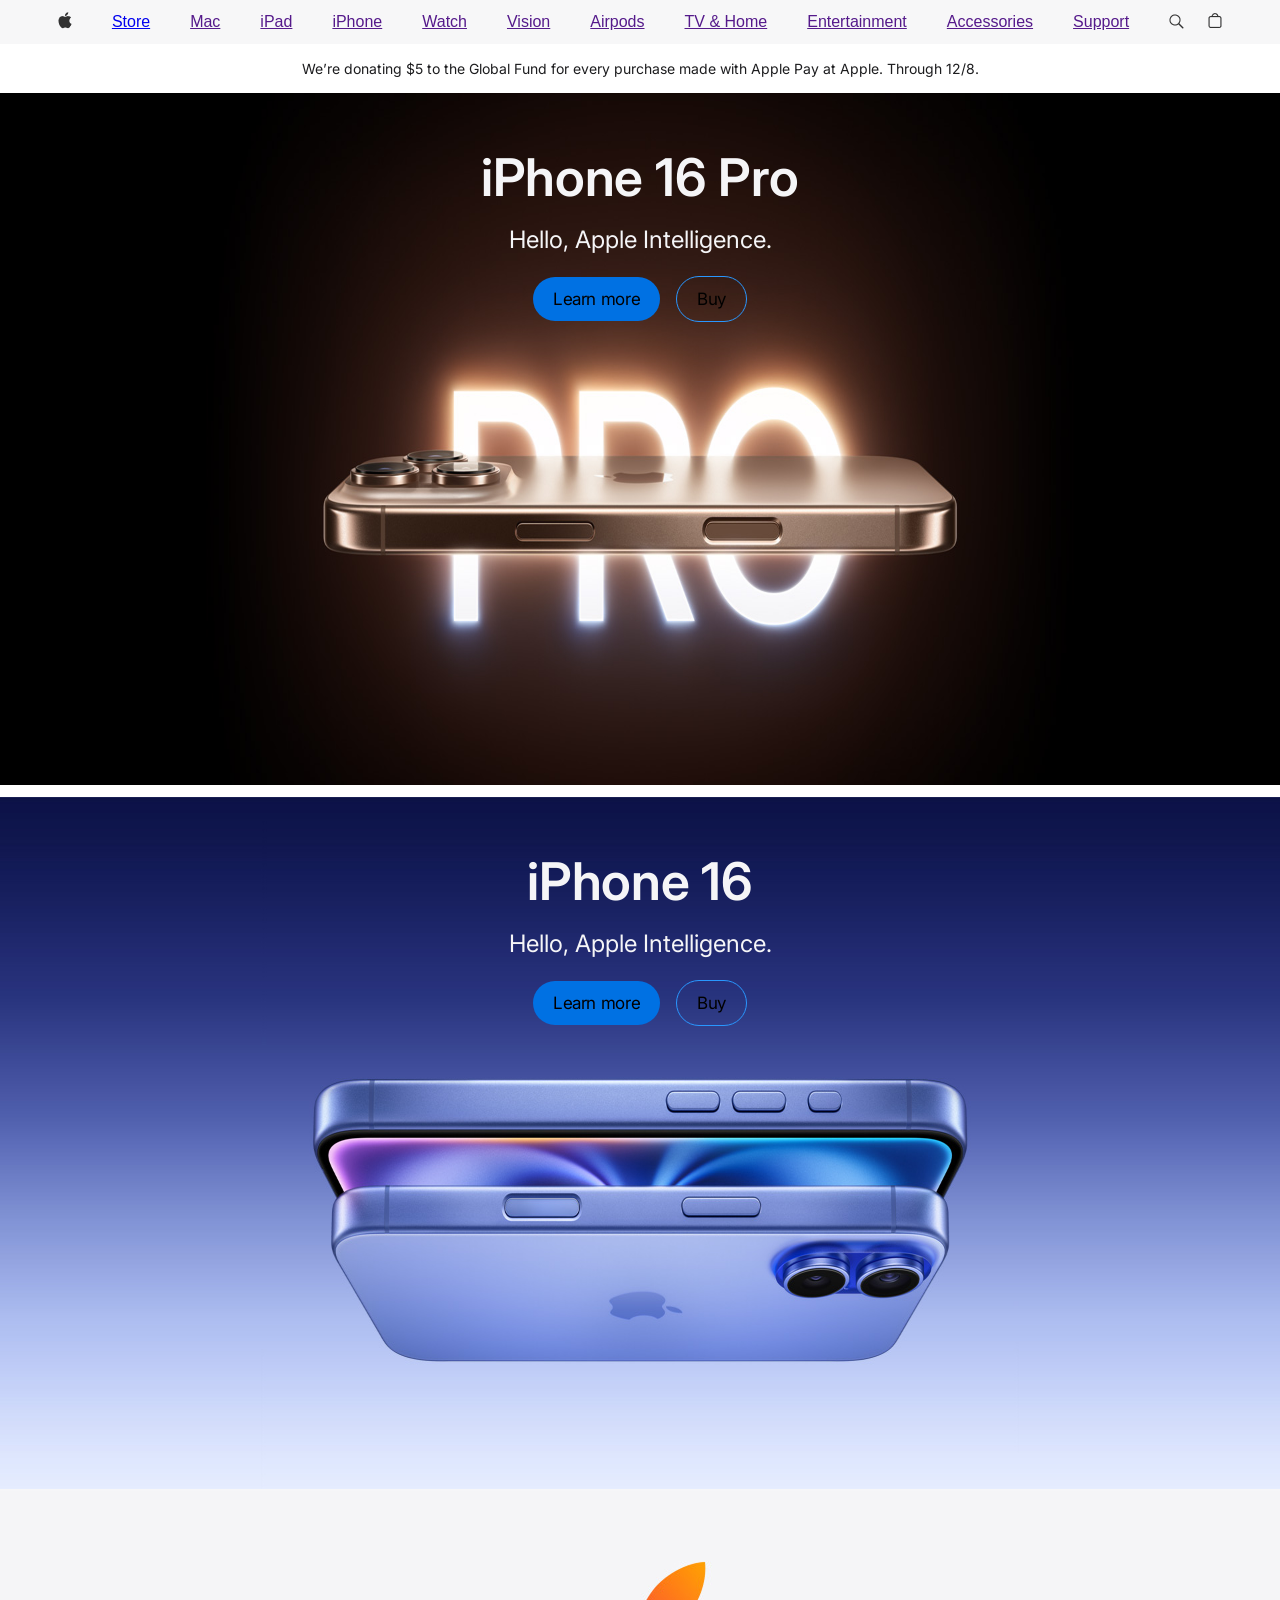
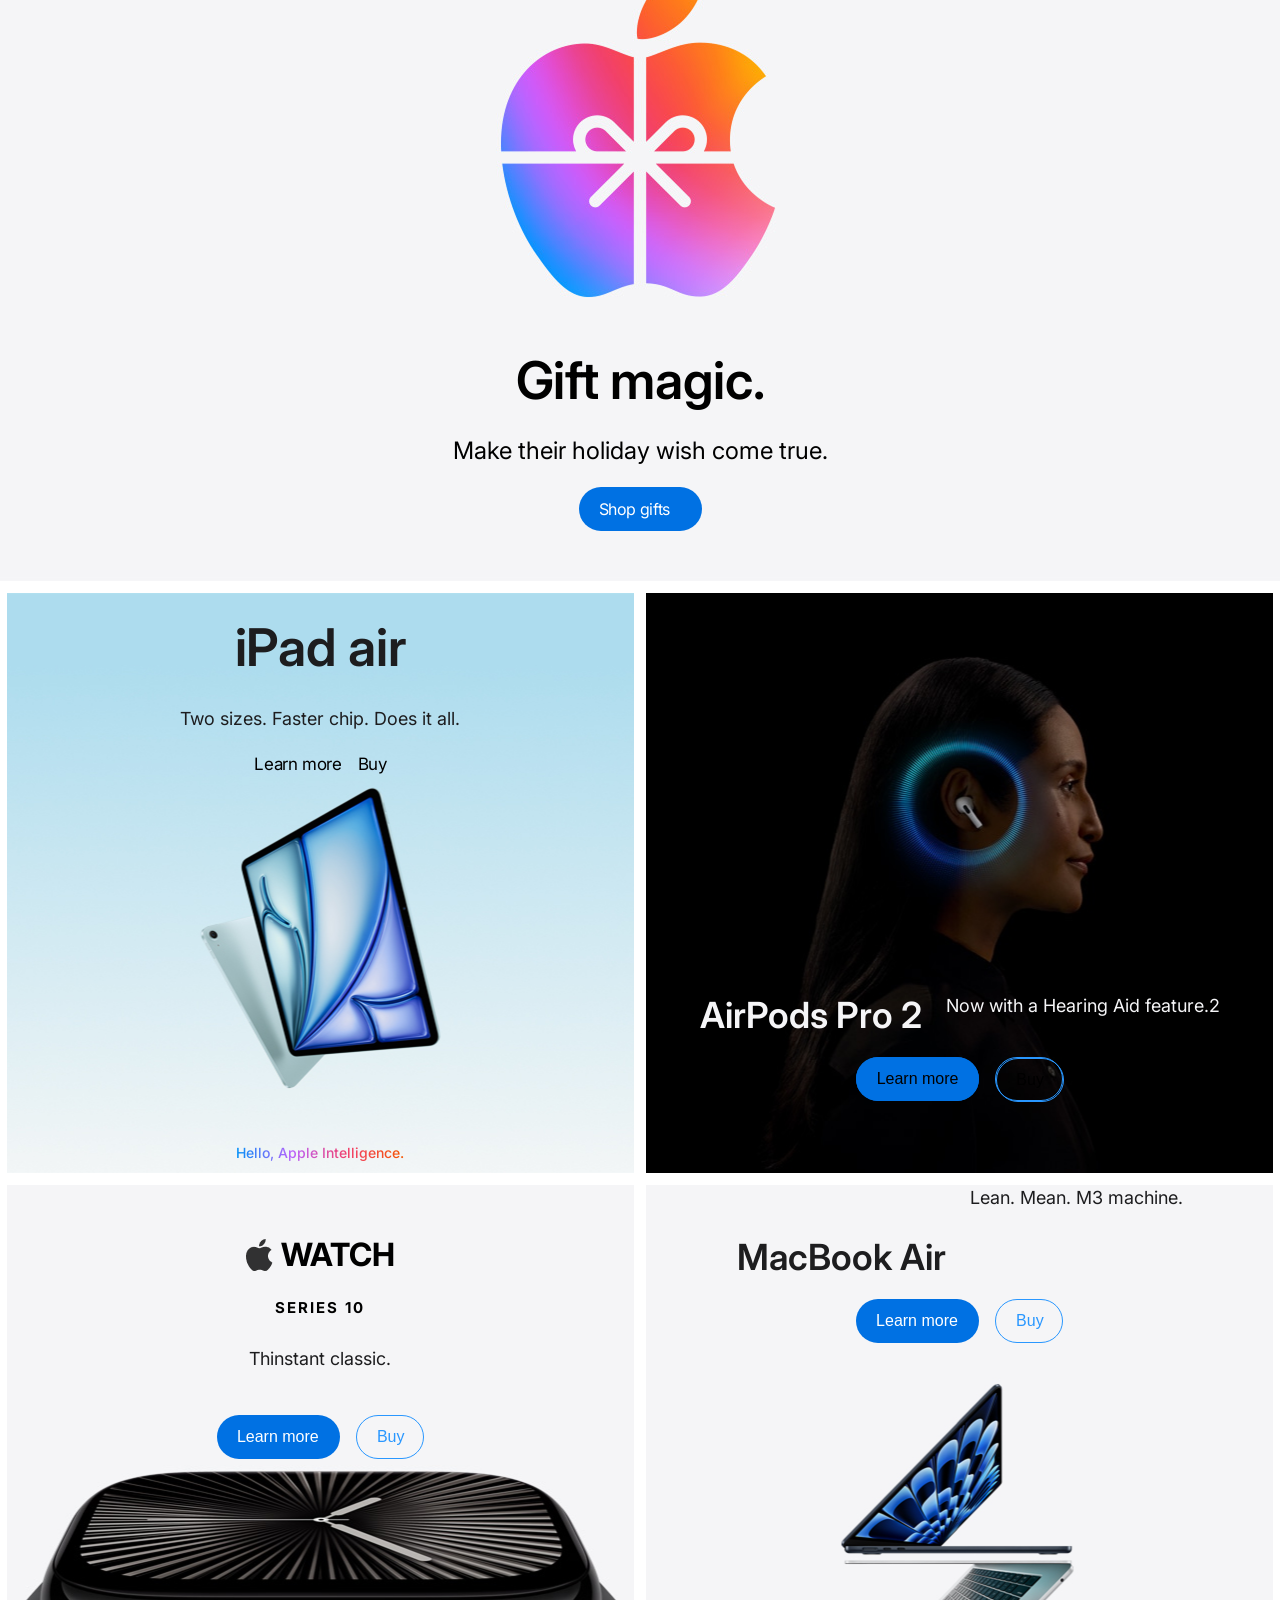
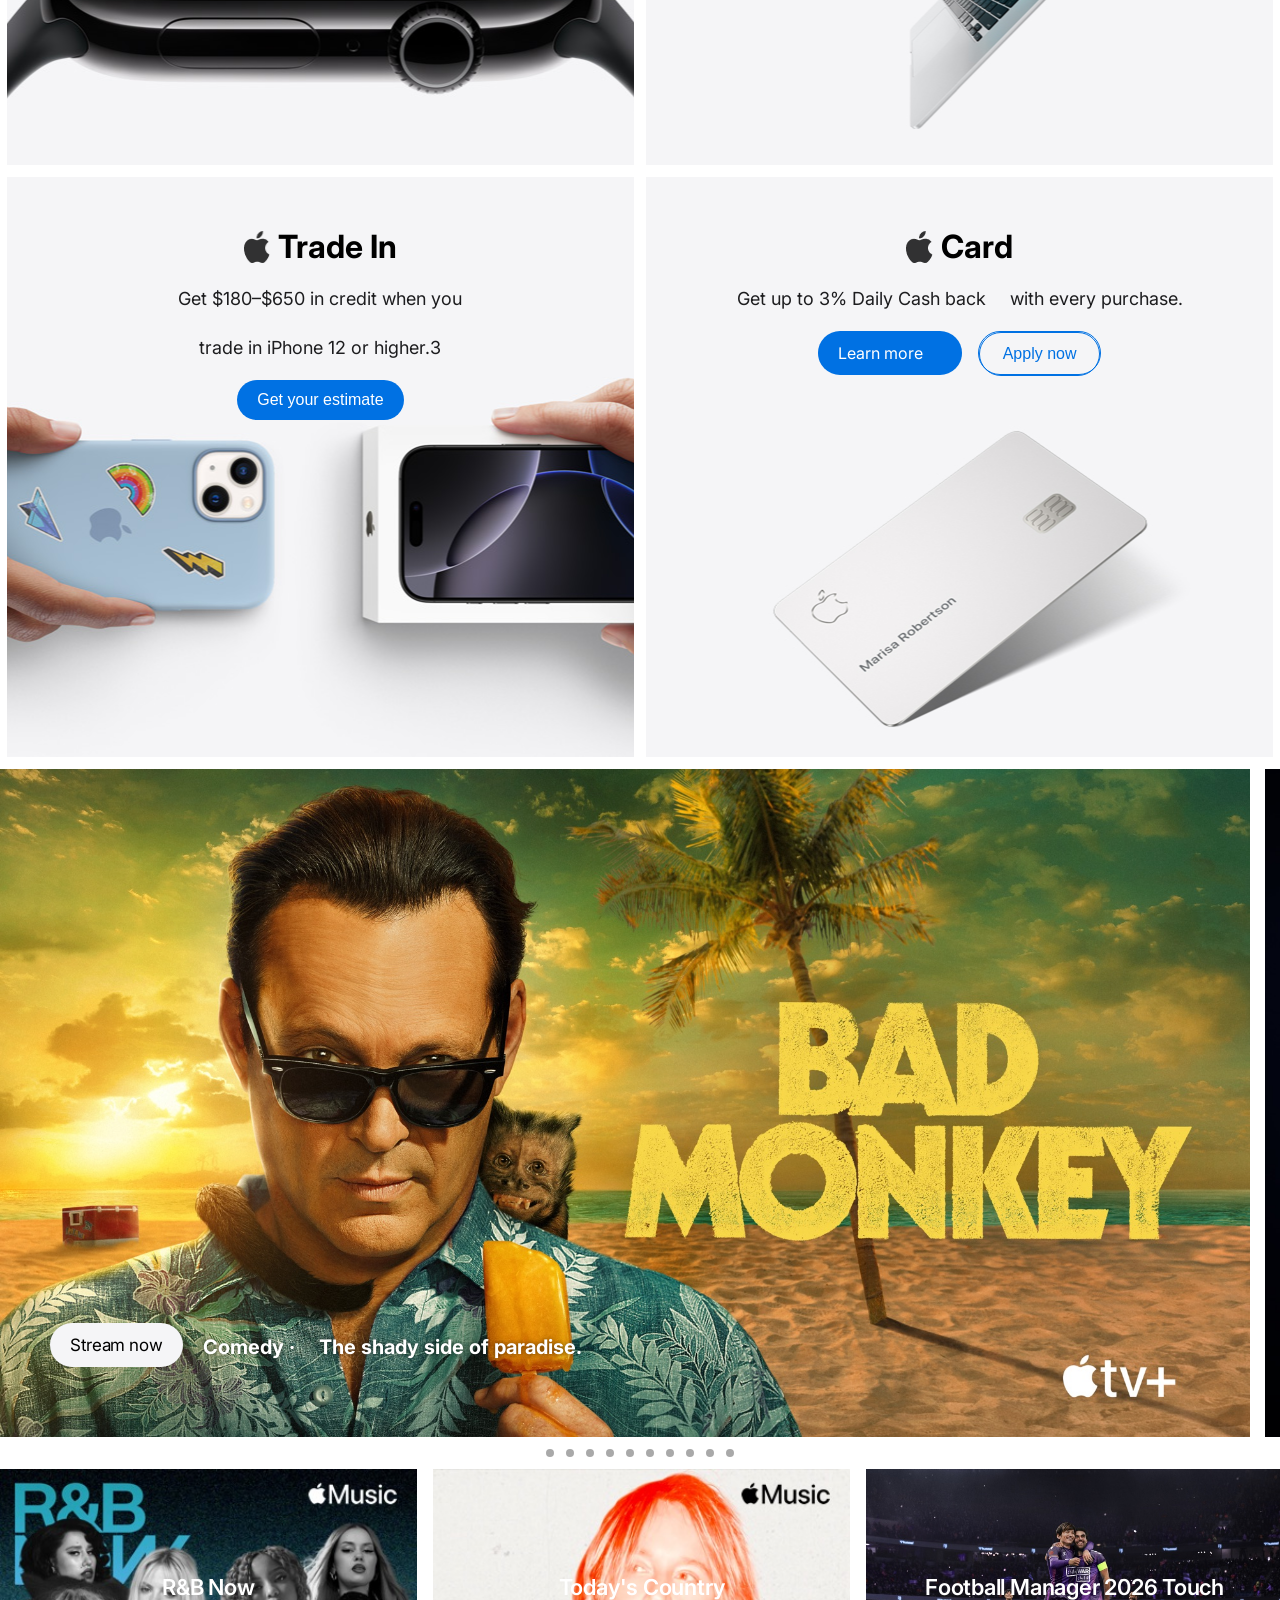
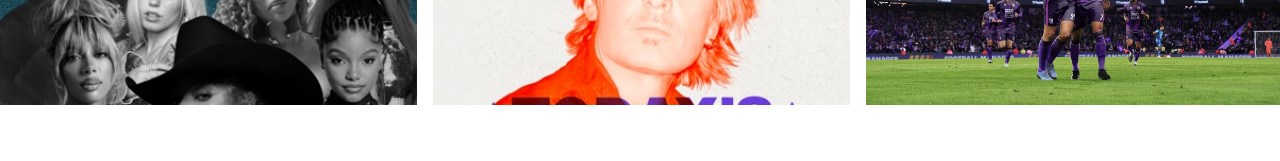
<file: index.html>
<!doctype html>
<html lang="en">
  <head>
    <link rel="preconnect" href="https://fonts.googleapis.com" />
    <link rel="preconnect" href="https://fonts.gstatic.com" crossorigin />
    <link
      href="https://fonts.googleapis.com/css2?family=Inter:ital,opsz,wght@0,14..32,100..900;1,14..32,100..900&display=swap"
      rel="stylesheet"
    />
    <meta charset="UTF-8" />
    <meta name="viewport" content="width=device-width, initial-scale=1.0" />
    <link rel="stylesheet" href="style.css" />
    <title>Document</title>
  </head>
  <body>
    <div class="nav_bar">
      <img src="apple_icon.png" class="apple_icon" />
      <a href="store.html">Store</a>
      <a href="">Mac</a>
      <a href="">iPad</a>
      <a href="">iPhone</a>
      <a href="">Watch</a>
      <a href="">Vision</a>
      <a href="">Airpods</a>
      <a href="">TV & Home</a>
      <a href="">Entertainment</a>
      <a href="">Accessories</a>
      <a href="">Support</a>
      <div>
        <img src="search_icon.png" class="search_icon" />
        <img src="bag_icon.png" class="bag_icon" />
        <img src="SVG (3).png" class="menu_icon" />
      </div>
    </div>
    <div class="we_are_donating">
      <p>
        We’re donating $5 to the Global Fund for every purchase made with
        Apple Pay at Apple. Through 12/8.
      </p>
    </div>
    <div class="iPhone">
      <img src="Figure (15).png" class="figure_img" />
      <img src="Figure (16).png" class="img_88" />
      <div class="info_99">
        <div class="info_1">
          <p class="pro_16">iPhone 16 Pro</p>
          <p class="hello">Hello, Apple Intelligence.</p>
        </div>
        <div class="button">
          <div class="button_1">
            <p>Learn more</p>
          </div>
          <div class="button_2">
            <p>Buy</p>
          </div>
        </div>
      </div>
    </div>
    <div class="iPhone_2">
      <img src="Figure (2).png" class="figure_img" />
      <img src="Figure (17).png" class="img_88" />
      <div class="info_99">
        <div class="info_1">
          <p class="pro_16">iPhone 16</p>
          <p class="hello">Hello, Apple Intelligence.</p>
        </div>
        <div class="button">
          <div class="button_1">
            <p>Learn more</p>
          </div>
          <div class="button_2">
            <p>Buy</p>
          </div>
        </div>
      </div>
    </div>
    <!-- <div class="iPhone_1">
      <div class="heading">
        <p class="head">iPhone 16 Pro</p>
        <p class="hello">Hello, Apple Intelligence.</p>
      </div>
      <div class="button">
        <div class="button1">
          <p class="button1 learn">Learn more</p>
        </div>
        <div class="button2">
          <p class="button2 buy">Buy</p>
        </div>
      </div>
    </div> -->
    <!-- <div class="iPhone_2">
      <div class="heading2">
        <p class="head2">iPhone 16 Pro</p>
        <p class="hello2">Hello, Apple Intelligence.</p>
      </div>
      <div class="button_2">
        <div class="button1">
          <p class="button1 learn_more">Learn more</p>
        </div>
        <div class="button3">
          <p class="button2 buy_1">Buy</p>
        </div>
      </div>
    </div> -->
    <div class="rainbow_apple">
      <div class="heading3">
        <p class="head3">Gift magic.</p>
        <p class="make">Make their holiday wish come true.</p>
      </div>
      <div class="button4">
        <p class="gift">Shop gifts</p>
      </div>
    </div>
    <div class="section4">
      <div class="box_1">
        <div class="heading">
          <p class="ipad">iPad air</p>
          <p class="hello">Two sizes. Faster chip. Does it all.</p>
        </div>
        <div class="button">
          <div class="button1">
            <p class="button1 learn">Learn more</p>
          </div>
          <div class="button2">
            <p class="button2 buy">Buy</p>
          </div>
        </div>
        <div class="intelligence">
          <p>Hello, Apple Intelligence.</p>
        </div>
      </div>
      <div class="box_2">
        <div class="title">
          <p class="air">AirPods Pro 2</p>
          <p class="now">Now with a Hearing Aid feature.2</p>
        </div>
        <div class="Air_button">
          <div class="air_button_1">
            <p class="air_button_1 learn">Learn more</p>
          </div>
          <div class="air_button_2">
            <p class="air_button_2 buy">Buy</p>
          </div>
        </div>
      </div>
      <div class="box_3">
        <div class="apple">
          <img src="Vector.png" class="icon11" />
          <p>WATCH</p>
        </div>
        <p class="series">SERIES 10</p>
        <p class="thin">Thinstant classic.</p>
        <div class="apple_button">
          <div class="apple_button_1">
            <p>Learn more</p>
          </div>
          <div class="apple_button_2">
            <p>Buy</p>
          </div>
        </div>
      </div>
      <div class="box_4">
        <div class="mac_book">
          <p class="mac">MacBook Air</p>
          <p class="mac1">Lean. Mean. M3 machine.</p>
        </div>
        <div class="mac_button">
          <div class="mac_button_1">
            <p>Learn more</p>
          </div>
          <div class="mac_button_2">
            <p>Buy</p>
          </div>
        </div>
      </div>
      <div class="box_5">
        <div class="apple_trade">
          <img src="Vector (1).png" class="icon22" />
          <p>Trade In</p>
        </div>
        <div class="get_money">
          <p>Get $180–$650 in credit when you</p>
          <p>trade in iPhone 12 or higher.3</p>
        </div>
        <div class="trade_button">
          <p>Get your estimate</p>
        </div>
      </div>
      <div class="box_6">
        <div class="apple_card">
          <img src="Vector (1).png" class="icon33" />
          <p>Card</p>
        </div>
        <div class="get-up">
          <p>Get up to 3% Daily Cash back</p>
          <p>with every purchase.</p>
        </div>
        <div class="card_button">
          <div class="card_button_1">
            <p>Learn more</p>
          </div>
          <div class="card_button_2">
            <p class="card_button_2 apply">Apply now</p>
          </div>
        </div>
      </div>
    </div>
    <div class="scrolls">
      <div class="scroll_item_1" id="item_1">
        <div class="scroll_item_1 info">
          <div class="stream_button">
            <p>Stream now</p>
          </div>
          <div class="film_name">
            <span class="comedy">Comedy ·</span>
            <span class="shady">The shady side of paradise.</span>
          </div>
        </div>
      </div>
      <div class="scroll_item_2" id="item_2">
        <div class="scroll_item_2 info">
          <div class="stream_button_2">
            <p>See the schedule</p>
          </div>
          <div class="film_name">
            <span class="comedy">Live MLB games, every Friday.</span>
          </div>
        </div>
      </div>
      <div class="scroll_item_3" id="item_3">
        <div class="scroll_item_3 info">
          <div class="stream_button">
            <p>Stream now</p>
          </div>
          <div class="film_name">
            <span class="comedy">Action ·</span>
            <span class="shady">Worst. Heist. Ever.</span>
          </div>
        </div>
      </div>
      <div class="scroll_item_4" id="item_4">
        <div class="scroll_item_4 info">
          <div class="stream_button">
            <p>Stream now</p>
          </div>
          <div class="film_name">
            <span class="comedy">Documentary ·</span>
            <span class="shady">All that glitters isn't gold.</span>
          </div>
        </div>
      </div>
      <div class="scroll_item_5" id="item_5">
        <div class="scroll_item_5 info">
          <div class="stream_button">
            <p>Stream now</p>
          </div>
          <div class="film_name">
            <span class="comedy">Thriller ·</span>
            <span class="shady"
              >Natalie Portman and Moses Ingram star in a visionary noir
              thriller.</span
            >
          </div>
        </div>
      </div>
      <div class="scroll_item_6" id="item_6">
        <div class="scroll_item_6 info">
          <div class="stream_button">
            <p>Stream now</p>
          </div>
          <div class="film_name">
            <span class="comedy">Drama ·</span>
            <span class="shady">16 Emmy Nomination Including Best Drama.</span>
          </div>
        </div>
      </div>
      <div class="scroll_item_7" id="item_7">
        <div class="scroll_item_7 info">
          <div class="stream_button">
            <p>Stream now</p>
          </div>
          <div class="film_name">
            <span class="comedy">Drama ·</span>
            <span class="shady">Experience Ridley Scott's extended epic.</span>
          </div>
        </div>
      </div>
      <div class="scroll_item_8" id="item_8">
        <div class="scroll_item_8 info">
          <div class="stream_button">
            <p>Stream now</p>
          </div>
          <div class="film_name">
            <span class="comedy">Drama ·</span>
            <span class="shady">New season.</span>
          </div>
        </div>
      </div>
      <div class="scroll_item_9" id="item_9">
        <div class="scroll_item_9 info">
          <div class="stream_button">
            <p>Stream now</p>
          </div>
          <div class="film_name">
            <span class="comedy">Crime ·</span>
            <span class="shady">Presume nothing.</span>
          </div>
        </div>
      </div>
      <div class="scroll_item_10" id="item_10">
        <div class="scroll_item_10 info">
          <div class="stream_button">
            <p>Stream now</p>
          </div>
          <div class="film_name">
            <span class="comedy"
              >Watch Messi, every club, and every match--live.</span
            >
          </div>
        </div>
      </div>
    </div>
    <div class="items">
      <a href="#item_1" class="item_1_dot"></a>
      <a href="#item_2" class="item_1_dot"></a>
      <a href="#item_3" class="item_1_dot"></a>
      <a href="#item_4" class="item_1_dot"></a>
      <a href="#item_5" class="item_1_dot"></a>
      <a href="#item_6" class="item_1_dot"></a>
      <a href="#item_7" class="item_1_dot"></a>
      <a href="#item_8" class="item_1_dot"></a>
      <a href="#item_9" class="item_1_dot"></a>
      <a href="#item_10" class="item_1_dot"></a>
    </div>

    <div class="slider_infinite">
      <div class="slider">
        <div class="slider_item_1">
          <p class="now">R&B Now</p>
          <div class="hover_button">
            <p>Listen Now</p>
          </div>
        </div>
        <div class="slider_item_2">
          <p>Today's Country</p>
          <div class="hover_button">
            <p>Listen Now</p>
          </div>
        </div>
        <div class="slider_item_3">
          <p>Football Manager 2026 Touch</p>
          <div class="hover_button">
            <p>Listen Now</p>
          </div>
        </div>
        <div class="slider_item_4">
          <p>6 Week's to Restart Your Fitness</p>
          <div class="hover_button">
            <p>Listen Now</p>
          </div>
        </div>
        <div class="slider_item_5">
          <p>NBA 2026 Arcade Edition</p>
          <div class="hover_button">
            <p>Listen Now</p>
          </div>
        </div>
        <div class="slider_item_6">
          <p>Strength with Kyle</p>
          <div class="hover_button">
            <p>Listen Now</p>
          </div>
        </div>
        <div class="slider_item_7">
          <p>Run Your First 5K</p>
          <div class="hover_button">
            <p>Listen Now</p>
          </div>
        </div>
        <div class="slider_item_8">
          <p>Today's Indie Rock</p>
          <div class="hover_button">
            <p>Listen Now</p>
          </div>
        </div>
        <div class="slider_item_9">
          <p>Hello Kitty Island Adventure</p>
          <div class="hover_button">
            <p>Listen Now</p>
          </div>
        </div>
        <div class="slider_item_10">
          <p>Strength with Kylie</p>
          <div class="hover_button">
            <p>Listen Now</p>
          </div>
        </div>
        <div class="slider_item_1">
          <p class="now">R&B Now</p>
          <div class="hover_button">
            <p>Listen Now</p>
          </div>
        </div>
        <div class="slider_item_2">
          <p>Today's Country</p>
          <div class="hover_button">
            <p>Listen Now</p>
          </div>
        </div>
        <div class="slider_item_3">
          <p>Football Manager 2026 Touch</p>
          <div class="hover_button">
            <p>Listen Now</p>
          </div>
        </div>
        <div class="slider_item_4">
          <p>6 Week's to Restart Your Fitness</p>
          <div class="hover_button">
            <p>Listen Now</p>
          </div>
        </div>
        <div class="slider_item_5">
          <p>NBA 2026 Arcade Edition</p>
          <div class="hover_button">
            <p>Listen Now</p>
          </div>
        </div>
        <div class="slider_item_6">
          <p>Strength with Kyle</p>
          <div class="hover_button">
            <p>Listen Now</p>
          </div>
        </div>
        <div class="slider_item_7">
          <p>Run Your First 5K</p>
          <div class="hover_button">
            <p>Listen Now</p>
          </div>
        </div>
        <div class="slider_item_8">
          <p>Today's Indie Rock</p>
          <div class="hover_button">
            <p>Listen Now</p>
          </div>
        </div>
        <div class="slider_item_9">
          <p>Hello Kitty Island Adventure</p>
          <div class="hover_button">
            <p>Listen Now</p>
          </div>
        </div>
        <div class="slider_item_10">
          <p>Strength with Kylie</p>
          <div class="hover_button">
            <p>Listen Now</p>
          </div>
        </div>
      </div>
    </div>
  </body>
</html>
</file>
<file: style.css>
@import url("https://fonts.googleapis.com/css2?family=Inter:ital,opsz,wght@0,14..32,100..900;1,14..32,100..900&display=swap");

* {
  margin: 0;
  padding: 0;
  box-sizing: border-box;
  font-family: sans-serif;
}
.nav_bar {
  width: 100%;
  height: 44px;
  display: flex;
  justify-content: center;
  align-items: center;
  gap: 40px;

  background: rgba(245, 245, 247, 0.8);
}
.apple_icon {
  width: 14px;
  height: 44px;
}
.search_icon {
  width: 15px;
  height: 44px;
}
.bag_icon {
  width: 14px;
  height: 44px;
}
.nav_bar p {
  color: #000;
  font-family: Inter;
  font-size: 12px;
  font-style: normal;
  font-weight: 400;
  line-height: 60px; /* 500% */
  letter-spacing: -0.28px;
}
div {
  display: flex;
  gap: 24px;
}
.we_are_donating {
  padding: 16px;
  display: flex;
  justify-content: center;
  align-items: center;
  text-align: center;
  background: #fff;
}
.we_are_donating p {
  color: #1d1d1f;
  font-family: Inter;
  font-size: 14px;
  font-style: normal;
  font-weight: 400;
}

.iPhone {
  width: 100%;
  height: 692px;
  position: relative;
  display: flex;
  justify-content: center;
  margin-bottom: 12px;
}

.figure_img {
  background-repeat: no-repeat;
  background-size: cover;
  width: 100%;
  height: auto;
}
.info_99 {
  display: flex;
  width: 405px;
  flex-direction: column;
  align-items: center;
  gap: 20px;
  position: absolute;
  color: white;
  margin-top: 55px;
}
.info_1 {
  display: flex;
  flex-direction: column;
  /* align-items: flex-start; */
  gap: 16px;
  align-self: stretch;
}
.pro_16 {
  width: 100%;
  height: fixed;
  display: flex;
  height: 60px;
  flex-direction: column;
  justify-content: center;
  align-self: stretch;
  color: #f5f5f7;
  text-align: center;
  font-family: Inter;
  font-size: 52px;
  font-style: normal;
  font-weight: 600;
  line-height: 60px; /* 115.385% */
  letter-spacing: -0.28px;
}
.hello {
  display: flex;
  height: 32px;
  flex-direction: column;
  justify-content: center;
  align-self: stretch;
  color: #f5f5f7;
  text-align: center;
  font-family: Inter;
  font-size: 24px;
  font-style: normal;
  font-weight: 400;
  line-height: 32px; /* 133.333% */
}
.button {
  display: flex;
  align-items: center;
  gap: 16px;
  align-self: center;
}
.button_1 {
  display: flex;
  padding: 12px 20px;
  justify-content: center;
  align-items: center;
  gap: 10px;
  border-radius: 999px;
  background: #0071e3;
}
.button_2 {
  display: flex;
  padding: 12px 20px;
  justify-content: center;
  align-items: center;
  gap: 10px;
  border-radius: 999px;
  border: 1px solid #2997ff;
}

.iPhone_2 {
  width: 100%;
  height: 692px;
  position: relative;
  display: flex;
  justify-content: center;
}
.rainbow_apple {
  background: url("Figure (3).png");
  background-size: cover;
  background-repeat: no-repeat;
  background-position: center;
  width: 100%;
  height: 692px;
  display: flex;
  flex-direction: column;
  align-items: center;
  justify-content: end;
  /* padding: 81px 0 439px 0; */
  gap: 20px;
  padding-bottom: 50px;
  margin-bottom: 12px;
}
.heading3 {
  display: flex;
  width: 405px;
  flex-direction: column;
  align-items: center;
}
.button4 {
  width: 123px;
  height: 44px;
  border-radius: 999px;
  background: #0071e3;
}
.head3 {
  color: #000;
  text-align: center;
  font-family: Inter;
  font-size: 52px;
  font-style: normal;
  font-weight: 600;
  line-height: 60px; /* 115.385% */
  letter-spacing: -0.28px;
}
.make {
  color: #000;
  text-align: center;
  font-family: Inter;
  font-size: 24px;
  font-style: normal;
  font-weight: 400;
  line-height: 32px; /* 133.333% */
}
.shop_button {
}
.gift {
  color: #fff;
  text-align: center;
  font-family: Inter;
  font-size: 16px;
  font-style: normal;
  font-weight: 400;
  line-height: 20px; /* 125% */
  letter-spacing: -0.374px;
  display: flex;
  justify-content: center;
  align-items: center;
  padding: 12px 20px;
  gap: 10px;
}
.section4 {
  width: 100%;
  height: auto;
  display: flex;
  align-items: flex-start;
  align-content: flex-start;
  gap: 12px;
  align-self: stretch;
  flex-wrap: wrap;
  justify-content: center;
  margin-bottom: 12px;
}
.box_1 {
  background-image: url("Figure (4).png");
  background-size: cover;
  background-repeat: no-repeat;
  background-position: center;
  width: 49%;
  height: 580px;
  display: flex;
  flex-direction: column;
  align-items: center;
  gap: 20px;
}
.section4 .heading {
  display: flex;
  flex-direction: column;
  align-items: center;
  margin-top: 25px;
}
.heading .ipad {
  color: #1d1d1f;
  font-family: Inter;
  font-size: 52px;
  font-style: normal;
  font-weight: 600;
  line-height: 60px; /* 115.385% */
  letter-spacing: -0.28px;
}
.box_1 .hello {
  color: #1d1d1f;
  text-align: center;
  font-family: Inter;
  font-size: 18px;
  font-style: normal;
  font-weight: 400;
  line-height: 25px; /* 138.889% */
  width: 322px;
}
.intelligence {
}
.intelligence p {
  text-align: center;
  font-family: Inter;
  font-size: 14px;
  font-style: normal;
  font-weight: 500;
  line-height: 18px; /* 128.571% */
  background: linear-gradient(
    90deg,
    #0090f7 0%,
    #ba62fc 33.33%,
    #f2416b 66.67%,
    #f55600 100%
  );
  background-clip: text;
  -webkit-background-clip: text;
  -webkit-text-fill-color: transparent;
  margin-top: 350px;
}
.box_2 {
  background-image: url("Figure (5).png");
  background-size: cover;
  background-repeat: no-repeat;
  background-position: center;
  width: 49%;
  height: 580px;
  display: flex;
  flex-direction: column;
  align-items: center;
  gap: 20px;
}
.title {
  margin-top: 400px;
}
.air {
  color: #f5f5f7;
  text-align: center;
  font-family: Inter;
  font-size: 36px;
  font-style: normal;
  font-weight: 600;
  line-height: 44px; /* 122.222% */
}
.now {
  color: #f5f5f7;
  text-align: center;
  font-family: Inter;
  font-size: 18px;
  font-style: normal;
  font-weight: 400;
  line-height: 25px; /* 138.889% */
}
.Air_button {
  display: flex;
  align-items: center;
  gap: 16px;
}
.air_button_1 {
  width: 123px;
  height: 44px;
  border-radius: 999px;
  background: #0071e3;
}
.air_button_2 {
  width: 68px;
  height: 44px;
  border-radius: 999px;
  border: 1px solid #2997ff;
}
.Air_button p {
  display: flex;
  justify-content: center;
  align-items: center;
  padding: 12px 20px;
  gap: 10px;
}

.box_3 {
  background-image: url("Figure (6).png");
  background-size: cover;
  background-repeat: no-repeat;
  background-position: center;
  width: 49%;
  height: 580px;
  display: flex;
  flex-direction: column;
  align-items: center;
}
.apple {
  display: flex;
  justify-content: center;
  align-items: center;
  gap: 8px;
  margin-top: 50px;
}
.icon11 {
  width: 26.353px;
  height: 32px;
}
.apple p {
  color: #000;
  text-align: center;
  font-family: Inter;
  font-size: 32px;
  font-style: normal;
  font-weight: 700;
  line-height: normal;
}
.series {
  color: #000;
  text-align: center;
  font-family: Inter;
  font-size: 15px;
  font-style: normal;
  font-weight: 700;
  line-height: normal;
  letter-spacing: 2px;
}
.thin {
  color: #1d1d1f;
  text-align: center;
  font-family: Inter;
  font-size: 18px;
  font-style: normal;
  font-weight: 400;
  line-height: 25px; /* 138.889% */
  margin-top: 5px;
}
.apple_button {
  display: flex;
  align-items: center;
  gap: 16px;
  margin-top: 20px;
}
.apple_button_1 {
  width: 123px;
  height: 44px;
  border-radius: 999px;
  background: #0071e3;
}
.apple_button_2 {
  width: 68px;
  height: 44px;
  border-radius: 999px;
  border: 1px solid #2997ff;
}
.apple_button_1 p {
  color: white;
}
.apple_button_2 p {
  color: #2997ff;
}
.apple_button p {
  display: flex;
  justify-content: center;
  align-items: center;
  padding: 12px 20px;
  gap: 10px;
}

.box_4 {
  background-image: url("Figure (7).png");
  background-size: cover;
  background-repeat: no-repeat;
  background-position: center;
  width: 49%;
  height: 580px;
  display: flex;
  flex-direction: column;
  align-items: center;

  gap: 20px;
}
.mac {
  color: #1d1d1f;
  text-align: center;
  font-family: Inter;
  font-size: 36px;
  font-style: normal;
  font-weight: 600;
  line-height: 44px; /* 122.222% */
  margin-top: 50px;
}
.mac1 {
  color: #1d1d1f;
  text-align: center;
  font-family: Inter;
  font-size: 18px;
  font-style: normal;
  font-weight: 400;
  line-height: 25px; /* 138.889% */
}
.mac_button {
  display: flex;
  align-items: center;
  gap: 16px;
}
.mac_button_1 {
  width: 123px;
  height: 44px;
  border-radius: 999px;
  background: #0071e3;
}
.mac_button_2 {
  width: 68px;
  height: 44px;
  border-radius: 999px;
  border: 1px solid #2997ff;
}
.mac_button_1 p {
  color: white;
}
.mac_button_2 p {
  color: #2997ff;
}
.mac_button p {
  display: flex;
  justify-content: center;
  align-items: center;
  padding: 12px 20px;
  gap: 10px;
}

.box_5 {
  background-image: url("Figure (8).png");
  background-size: cover;
  background-repeat: no-repeat;
  background-position: center;
  width: 49%;
  height: 580px;
  display: flex;
  flex-direction: column;
  align-items: center;
  gap: 20px;
}
.apple_trade {
  display: flex;
  justify-content: center;
  align-items: center;
  gap: 8px;
  margin-top: 50px;
}
.icon22 {
  width: 26px;
  height: 32px;
}
.apple_trade p {
  color: #000;
  text-align: center;
  font-family: Inter;
  font-size: 32px;
  font-style: normal;
  font-weight: 700;
  line-height: normal;
}
.get_money {
  display: flex;
  flex-direction: column;
  align-items: center;
}
.get_money p {
  color: #1d1d1f;
  text-align: center;
  font-family: Inter;
  font-size: 18px;
  font-style: normal;
  font-weight: 400;
  line-height: 25px; /* 138.889% */
}
.trade_button {
  width: 167px;
  height: 40px;
  border-radius: 999px;
  background: #0071e3;
  display: flex;
  padding: 10px 16px;
  justify-content: center;
  align-items: center;
  gap: 10px;
  color: white;
}

.box_6 {
  background-image: url("Figure (9).png");
  background-size: cover;
  background-repeat: no-repeat;
  background-position: center;
  width: 49%;
  height: 580px;
  display: flex;
  flex-direction: column;
  align-items: center;
  gap: 20px;
}
.apple_card {
  display: flex;
  justify-content: center;
  align-items: center;
  gap: 8px;
  margin-top: 50px;
}
.apple_card p {
  color: #000;
  text-align: center;
  font-family: Inter;
  font-size: 32px;
  font-style: normal;
  font-weight: 700;
  line-height: normal;
}
.get-up p {
  display: flex;
  flex-direction: column;
  align-items: center;
  color: #1d1d1f;
  text-align: center;
  font-family: Inter;
  font-size: 18px;
  font-style: normal;
  font-weight: 400;
  line-height: 25px; /* 138.889% */
}
.card_button {
  display: flex;
  gap: 16px;
}
.card_button_1 {
  width: 144px;
  height: 44px;
  border-radius: 999px;
  background: #0071e3;
}
.card_button_1 p {
  color: #fff;
  text-align: center;
  font-family: Inter;
  font-size: 16px;
  font-style: normal;
  font-weight: 400;
  line-height: 20px; /* 125% */
}
.card_button_2 {
  width: 123px;
  height: 44px;
  border-radius: 999px;
  border: 1px solid #0071e3;
  color: #0071e3;
}
.card_button p {
  display: flex;
  justify-content: center;
  align-items: center;
  padding: 12px 20px;
  gap: 10px;
}
.scrolls {
  width: 100vw;
  height: 668px;
  display: flex;
  align-items: center;
  column-gap: 15px;
  overflow-x: scroll;
  scroll-behavior: smooth;
  scrollbar-width: none;
  scroll-snap-type: x mandatory;
  background-position: center;
}
.scroll_item_1 {
  min-width: 1250px;
  height: 668px;
  background-image: url("bad-monkey.jpg");
  background-size: cover;
  background-repeat: no-repeat;
  scroll-snap-align: center;
}
.info {
  display: flex;
  align-items: end;

  /* padding: 70px 50px; */
  gap: 20px;
}
.stream_button {
  width: 133px;
  height: 44px;
  border-radius: 999px;
  background: #f5f5f7;
  padding: 12px 20px;
  margin-left: 50px;
  margin-bottom: 70px;
}
.stream_button p {
  color: #000;
  font-family: Inter;
  font-size: 17px;
  font-style: normal;
  font-weight: 400;
  line-height: 20px; /* 117.647% */
  letter-spacing: -0.374px;
}
.comedy {
  color: #fff;
  text-shadow: 0 0 5px rgba(0, 0, 0, 0.6);
  font-family: Inter;
  font-size: 17px;
  font-style: normal;
  font-weight: 700;
  line-height: 20px; /* 117.647% */
}
.shady {
  opacity: 0.999;
  color: #fff;
  font-family: Inter;
  font-size: 17px;
  font-style: normal;
  font-weight: 400;
  line-height: 20px;
}

.button p {
  color: #000;
  font-family: Inter;
  font-size: 17px;
  font-style: normal;
  font-weight: 400;
  line-height: 20px; /* 117.647% */
  letter-spacing: -0.374px;
}
.film_name {
  margin-bottom: 80px;
}
.film_name span {
  color: #fff;
  text-shadow: 0 0 5px rgba(0, 0, 0, 0.6);
  font-family: Inter;
  font-size: 20px;
  font-style: normal;
  font-weight: 700;
  line-height: 20px; /* 117.647% */
}
.scroll_item_2 {
  min-width: 1250px;
  height: 668px;
  background-image: url("baseball.jpg");
  background-size: cover;
  background-repeat: no-repeat;
  scroll-snap-align: center;
}
.stream_button_2 {
  width: 133px;
  height: 44px;
  border-radius: 999px;
  background: #f5f5f7;
  padding: 12px 20px;
  margin-left: 50px;
  margin-bottom: 70px;
}
.stream_button_2 p {
  font-size: 12px;
}
.scroll_item_3 {
  min-width: 1250px;
  height: 668px;
  background-image: url("instigators.jpg");
  background-size: cover;
  background-repeat: no-repeat;
  scroll-snap-align: center;
}
.scroll_item_4 {
  min-width: 1250px;
  height: 668px;
  background-image: url("k-pop-idols.jpg");
  background-size: cover;
  background-repeat: no-repeat;
  scroll-snap-align: center;
}
.scroll_item_5 {
  min-width: 1250px;
  height: 668px;
  background-image: url("lady-in-the-lake.jpg");
  background-size: cover;
  background-repeat: no-repeat;
  scroll-snap-align: center;
}
.scroll_item_6 {
  min-width: 1250px;
  height: 668px;
  background-image: url("morning-show.jpg");
  background-size: cover;
  background-repeat: no-repeat;
  scroll-snap-align: center;
}
.scroll_item_7 {
  min-width: 1250px;
  height: 668px;
  background-image: url("napoleon.jpg");
  background-size: cover;
  background-repeat: no-repeat;
  scroll-snap-align: center;
}
.scroll_item_8 {
  min-width: 1250px;
  height: 668px;
  background-image: url("pachinko.jpg");
  background-size: cover;
  background-repeat: no-repeat;
  scroll-snap-align: center;
}
.scroll_item_9 {
  min-width: 1250px;
  height: 668px;
  background-image: url("pressumed-innocent.jpg");
  background-size: cover;
  background-repeat: no-repeat;
  scroll-snap-align: center;
}
.scroll_item_10 {
  min-width: 1250px;
  height: 668px;
  background-image: url("season-pass.jpg");
  background-size: cover;
  background-repeat: no-repeat;
  scroll-snap-align: center;
}
.items {
  width: 100%;
  height: 32px;
  display: flex;
  align-items: center;
  gap: 12px;
  justify-content: center;
}
.item_1_dot {
  width: 8px;
  height: 8px;
  border-radius: 4px;
  background: darkgrey;
}
#item_1 {
  background-image: url("bad-monkey.jpg");
}
#item_2 {
  background-image: url("baseball.jpg");
}
#item_3 {
  background-image: url("instigators.jpg");
}
#item_4 {
  background-image: url("k-pop-idols.jpg");
}
#item_5 {
  background-image: url("lady-in-the-lake.jpg");
}
#item_6 {
  background-image: url("morning-show.jpg");
}
#item_7 {
  background-image: url("napoleon.jpg");
}
#item_8 {
  background-image: url("pachinko.jpg");
}
#item_9 {
  background-image: url("pressumed-innocent.jpg");
}
#item_10 {
  background-image: url("season-pass.jpg");
}

.slider_infinite {
  width: 100%;
  height: 292px;
  overflow: hidden;
  /* padding: 20px 0; */
}

.slider {
  width: calc(417px * 20);
  /* width: 100%; */
  height: 292px;
  display: flex;
  column-gap: 16px;
  scroll-behavior: none;
  /* overflow: hidden; */
  animation-name: slide_scrolling;
  animation-iteration-count: infinite;
  animation-duration: 60s;
  animation-timing-function: ease-in-out;
  animation-delay: 0s;
}

@keyframes slide_scrolling {
  0% {
    transform: translateX(0);
  }
  100% {
    transform: translateX(calc(-417px * 10));
  }
}
.slider_item_1 {
  min-width: 417px;
  height: 236px;
  background-image: url("1.jpg");
  background-size: cover;
  background-repeat: no-repeat;
  display: flex;
  flex-direction: column;
  justify-content: center;
  align-items: center;
  position: relative;
}
.slider_item_1:hover {
  filter: brightness(0.75);
}
.slider_item_1:hover {
  filter: brightness(0.75);
}
.slider_item_3:hover {
  filter: brightness(0.75);
}
.slider_item_4:hover {
  filter: brightness(0.75);
}
.slider_item_5:hover {
  filter: brightness(0.75);
}
.slider_item_6:hover {
  filter: brightness(0.75);
}
.slider_item_7:hover {
  filter: brightness(0.75);
}
.slider_item_8:hover {
  filter: brightness(0.75);
}
.slider_item_9:hover {
  filter: brightness(0.75);
}
.slider_item_10:hover {
  filter: brightness(0.75);
}

.slider_item_1 p {
  color: #fff;
  font-family: Inter;
  font-size: 22px;
  font-style: normal;
  font-weight: 600;
  line-height: 18px; /* 128.571% */
  letter-spacing: -0.224px;
}
.hover_button {
  width: 133px;
  height: 44px;
  border-radius: 999px;
  background: #f5f5f7;
  padding: 12px 20px;
  position: absolute;
  display: none;
}
.hover_button p {
  color: #000;
  font-family: Inter;
  font-size: 17px;
  font-style: normal;
  font-weight: 400;
  line-height: 20px; /* 117.647% */
  letter-spacing: -0.374px;
}
.slider_item_1:hover .hover_button {
  display: block;
}
.slider_item_2:hover .hover_button {
  display: block;
}
.slider_item_3:hover .hover_button {
  display: block;
}
.slider_item_4:hover .hover_button {
  display: block;
}
.slider_item_5:hover .hover_button {
  display: block;
}
.slider_item_6:hover .hover_button {
  display: block;
}
.slider_item_7:hover .hover_button {
  display: block;
}
.slider_item_8:hover .hover_button {
  display: block;
}
.slider_item_9:hover .hover_button {
  display: block;
}
.slider_item_10:hover .hover_button {
  display: block;
}

.slider_item_2 {
  min-width: 417px;
  height: 236px;
  background-image: url("2.jpg");
  background-size: cover;
  background-repeat: no-repeat;
  display: flex;
  flex-direction: column;
  justify-content: center;
  align-items: center;
  position: relative;
}
.slider_item_2 p {
  color: #fff;
  font-family: Inter;
  font-size: 22px;
  font-style: normal;
  font-weight: 600;
  line-height: 18px; /* 128.571% */
  letter-spacing: -0.224px;
}
.slider_item_2 .hover_button p {
  color: #000;
  font-family: Inter;
  font-size: 17px;
  font-style: normal;
  font-weight: 400;
  line-height: 20px; /* 117.647% */
  letter-spacing: -0.374px;
}
.slider_item_3 {
  min-width: 417px;
  height: 236px;
  background-image: url("3.jpg");
  background-size: cover;
  background-repeat: no-repeat;
  display: flex;
  flex-direction: column;
  justify-content: center;
  align-items: center;
  position: relative;
}
.slider_item_3 p {
  color: #fff;
  font-family: Inter;
  font-size: 22px;
  font-style: normal;
  font-weight: 600;
  line-height: 18px; /* 128.571% */
  letter-spacing: -0.224px;
}

.slider_item_3 .hover_button p {
  color: #000;
  font-family: Inter;
  font-size: 17px;
  font-style: normal;
  font-weight: 400;
  line-height: 20px; /* 117.647% */
  letter-spacing: -0.374px;
}

.slider_item_4 {
  min-width: 417px;
  height: 236px;
  background-image: url("4.jpg");
  background-size: cover;
  background-repeat: no-repeat;
  display: flex;
  flex-direction: column;
  justify-content: center;
  align-items: center;
  position: relative;
}
.slider_item_4 p {
  color: #fff;
  font-family: Inter;
  font-size: 22px;
  font-style: normal;
  font-weight: 600;
  line-height: 18px; /* 128.571% */
  letter-spacing: -0.224px;
}
.slider_item_4 .hover_button p {
  color: #000;
  font-family: Inter;
  font-size: 17px;
  font-style: normal;
  font-weight: 400;
  line-height: 20px; /* 117.647% */
  letter-spacing: -0.374px;
}

.slider_item_5 {
  min-width: 417px;
  height: 236px;
  background-image: url("5.jpg");
  background-size: cover;
  background-repeat: no-repeat;
  display: flex;
  flex-direction: column;
  justify-content: center;
  align-items: center;
  position: relative;
}
.slider_item_5 p {
  color: #fff;
  font-family: Inter;
  font-size: 22px;
  font-style: normal;
  font-weight: 600;
  line-height: 18px; /* 128.571% */
  letter-spacing: -0.224px;
}
.slider_item_5 .hover_button p {
  color: #000;
  font-family: Inter;
  font-size: 17px;
  font-style: normal;
  font-weight: 400;
  line-height: 20px; /* 117.647% */
  letter-spacing: -0.374px;
}

.slider_item_6 {
  min-width: 417px;
  height: 236px;
  background-image: url("6.jpg");
  background-size: cover;
  background-repeat: no-repeat;
  display: flex;
  flex-direction: column;
  justify-content: center;
  align-items: center;
  position: relative;
}
.slider_item_6 p {
  color: #fff;
  font-family: Inter;
  font-size: 22px;
  font-style: normal;
  font-weight: 600;
  line-height: 18px; /* 128.571% */
  letter-spacing: -0.224px;
}
.slider_item_6 .hover_button p {
  color: #000;
  font-family: Inter;
  font-size: 17px;
  font-style: normal;
  font-weight: 400;
  line-height: 20px; /* 117.647% */
  letter-spacing: -0.374px;
}
.slider_item_7 {
  min-width: 417px;
  height: 236px;
  background-image: url("7.jpg");
  background-size: cover;
  background-repeat: no-repeat;
  display: flex;
  flex-direction: column;
  justify-content: center;
  align-items: center;
  position: relative;
}
.slider_item_7 p {
  color: #fff;
  font-family: Inter;
  font-size: 22px;
  font-style: normal;
  font-weight: 600;
  line-height: 18px; /* 128.571% */
  letter-spacing: -0.224px;
}
.slider_item_7 .hover_button p {
  color: #000;
  font-family: Inter;
  font-size: 17px;
  font-style: normal;
  font-weight: 400;
  line-height: 20px; /* 117.647% */
  letter-spacing: -0.374px;
}
.slider_item_8 {
  min-width: 417px;
  height: 236px;
  background-image: url("8.jpg");
  background-size: cover;
  background-repeat: no-repeat;
  display: flex;
  flex-direction: column;
  justify-content: center;
  align-items: center;
  position: relative;
}
.slider_item_8 p {
  color: #fff;
  font-family: Inter;
  font-size: 22px;
  font-style: normal;
  font-weight: 600;
  line-height: 18px; /* 128.571% */
  letter-spacing: -0.224px;
}
.slider_item_8 .hover_button p {
  color: #000;
  font-family: Inter;
  font-size: 17px;
  font-style: normal;
  font-weight: 400;
  line-height: 20px; /* 117.647% */
  letter-spacing: -0.374px;
}

.slider_item_9 {
  min-width: 417px;
  height: 236px;
  background-image: url("9.jpg");
  background-size: cover;
  background-repeat: no-repeat;
  display: flex;
  flex-direction: column;
  justify-content: center;
  align-items: center;
  position: relative;
}
.slider_item_9 p {
  color: #fff;
  font-family: Inter;
  font-size: 22px;
  font-style: normal;
  font-weight: 600;
  line-height: 18px; /* 128.571% */
  letter-spacing: -0.224px;
}
.slider_item_9 .hover_button p {
  color: #000;
  font-family: Inter;
  font-size: 17px;
  font-style: normal;
  font-weight: 400;
  line-height: 20px; /* 117.647% */
  letter-spacing: -0.374px;
}

.slider_item_10 {
  min-width: 417px;
  height: 236px;
  background-image: url("10.jpg");
  background-size: cover;
  background-repeat: no-repeat;
  display: flex;
  flex-direction: column;
  justify-content: center;
  align-items: center;
  position: relative;
}
.slider_item_10 p {
  color: #fff;
  font-family: Inter;
  font-size: 22px;
  font-style: normal;
  font-weight: 600;
  line-height: 18px; /* 128. 571% */
  letter-spacing: -0.224px;
}
.slider_item_10 .hover_button p {
  color: #000;
  font-family: Inter;
  font-size: 17px;
  font-style: normal;
  font-weight: 400;
  line-height: 20px; /* 117.647% */
  letter-spacing: -0.374px;
}

.menu_icon {
  width: 18px;
  height: 18px;
  margin-top: 12px;
  display: none;
}

@media (max-width: 768px) {
  .nav_bar a {
    display: none;
  }
  .menu_icon {
    display: block;
  }
}
@media (max-width: 768px) {
  .iPhone_1 {
    background-size: auto;
  }
}

@media (max-width: 768px) {
  .scrolls {
    width: 100%;
    height: 100%;
  }
}
@media (max-width: 768px) {
  .scrolls .scroll_item_1 {
    min-width: 100%;
    height: 100%;
  }
  .scrolls .scroll_item_1 {
    width: 689px;
    height: 368px;
  }
  .scrolls .scroll_item_2 {
    min-width: 100%;
    height: 100%;
  }
  .scrolls .scroll_item_2 {
    width: 689px;
    height: 368px;
  }
  .scrolls .scroll_item_3 {
    min-width: 100%;
    height: 100%;
  }
  .scrolls .scroll_item_3 {
    width: 689px;
    height: 368px;
  }
  .scrolls .scroll_item_4 {
    min-width: 100%;
    height: 100%;
  }
  .scrolls .scroll_item_4 {
    width: 689px;
    height: 368px;
  }
  .scrolls .scroll_item_5 {
    min-width: 100%;
    height: 100%;
  }
  .scrolls .scroll_item_5 {
    width: 689px;
    height: 368px;
  }
  .scrolls .scroll_item_6 {
    min-width: 100%;
    height: 100%;
  }
  .scrolls .scroll_item_6 {
    width: 689px;
    height: 368px;
  }
  .scrolls .scroll_item_7 {
    min-width: 100%;
    height: 100%;
  }
  .scrolls .scroll_item_7 {
    width: 689px;
    height: 368px;
  }
  .scrolls .scroll_item_8 {
    min-width: 100%;
    height: 100%;
  }
  .scrolls .scroll_item_8 {
    width: 689px;
    height: 368px;
  }
  .scrolls .scroll_item_9 {
    min-width: 100%;
    height: 100%;
  }
  .scrolls .scroll_item_9 {
    width: 689px;
    height: 368px;
  }
  .scrolls .scroll_item_10 {
    min-width: 100%;
    height: 100%;
  }
  .scrolls .scroll_item_10 {
    width: 689px;
    height: 368px;
  }
  .nav_bar {
    justify-content: space-around;
  }
}

.img_88 {
  display: none;
  background-repeat: no-repeat;
  background-size: cover;
  width: 100%;
  height: auto;
}

@media (max-width: 390px) {
  .nav_bar p {
    display: none;
  }
  .menu_icon {
    display: block;
  }
}

@media (max-width: 390px) {
  .iPhone {
    background-image: url("Figure (16).png");
  }

  .img_88 {
    display: block;
  }
}
@media (max-width: 390px) {
  .iPhone_2 {
    background: url("Figure (17).png");
  }
  .figure_img {
    display: none;
  }
  .iPhone .info_99 {
    margin-top: 450px;
  }
  .iPhone .info_1 .pro_16 {
    font-size: 42px;
  }
  .iPhone .button_2 p {
    color: #fff;
  }
  .nav_bar {
    justify-content: space-around;
  }
}

@media (max-width: 390px) {
  .section4 .box_1 {
    width: 100%;
  }
  .section4 .box_2 {
    width: 100%;
  }
  .section4 .box_3 {
    width: 100%;
  }
  .section4 .box_4 {
    width: 100%;
  }
  .section4 .box_5 {
    width: 100%;
  }
  .section4 .box_6 {
    width: 100%;
  }
  .scrolls .scroll_item_1 {
    min-width: 100%;
    height: 100%;
  }
  .scrolls .scroll_item_1 {
    width: 274px;
    height: 495px;
  }
  .scrolls .scroll_item_2 {
    min-width: 100%;
    height: 100%;
  }
  .scrolls .scroll_item_2 {
    width: 274px;
    height: 495px;
  }
  .scrolls .scroll_item_3 {
    min-width: 100%;
    height: 100%;
  }
  .scrolls .scroll_item_3 {
    width: 274px;
    height: 495px;
  }
  .scrolls .scroll_item_4 {
    min-width: 100%;
    height: 100%;
  }
  .scrolls .scroll_item_4 {
    width: 274px;
    height: 495px;
  }
  .scrolls .scroll_item_5 {
    min-width: 100%;
    height: 100%;
  }
  .scrolls .scroll_item_5 {
    width: 274px;
    height: 495px;
  }
  .scrolls .scroll_item_6 {
    min-width: 100%;
    height: 100%;
  }
  .scrolls .scroll_item_6 {
    width: 274px;
    height: 495px;
  }
  .scrolls .scroll_item_7 {
    min-width: 100%;
    height: 100%;
  }
  .scrolls .scroll_item_7 {
    width: 274px;
    height: 495px;
  }
  .scrolls .scroll_item_8 {
    min-width: 100%;
    height: 100%;
  }
  .scrolls .scroll_item_8 {
    width: 274px;
    height: 495px;
  }
  .scrolls .scroll_item_9 {
    min-width: 100%;
    height: 100%;
  }
  .scrolls .scroll_item_9 {
    width: 274px;
    height: 495px;
  }
  .scrolls .scroll_item_10 {
    min-width: 100%;
    height: 100%;
  }
  .scrolls .scroll_item_10 {
    width: 274px;
    height: 495px;
  }
  .stream_button p {
    font-size: 12px;
    line-height: 10px;
  }
}
</file>
